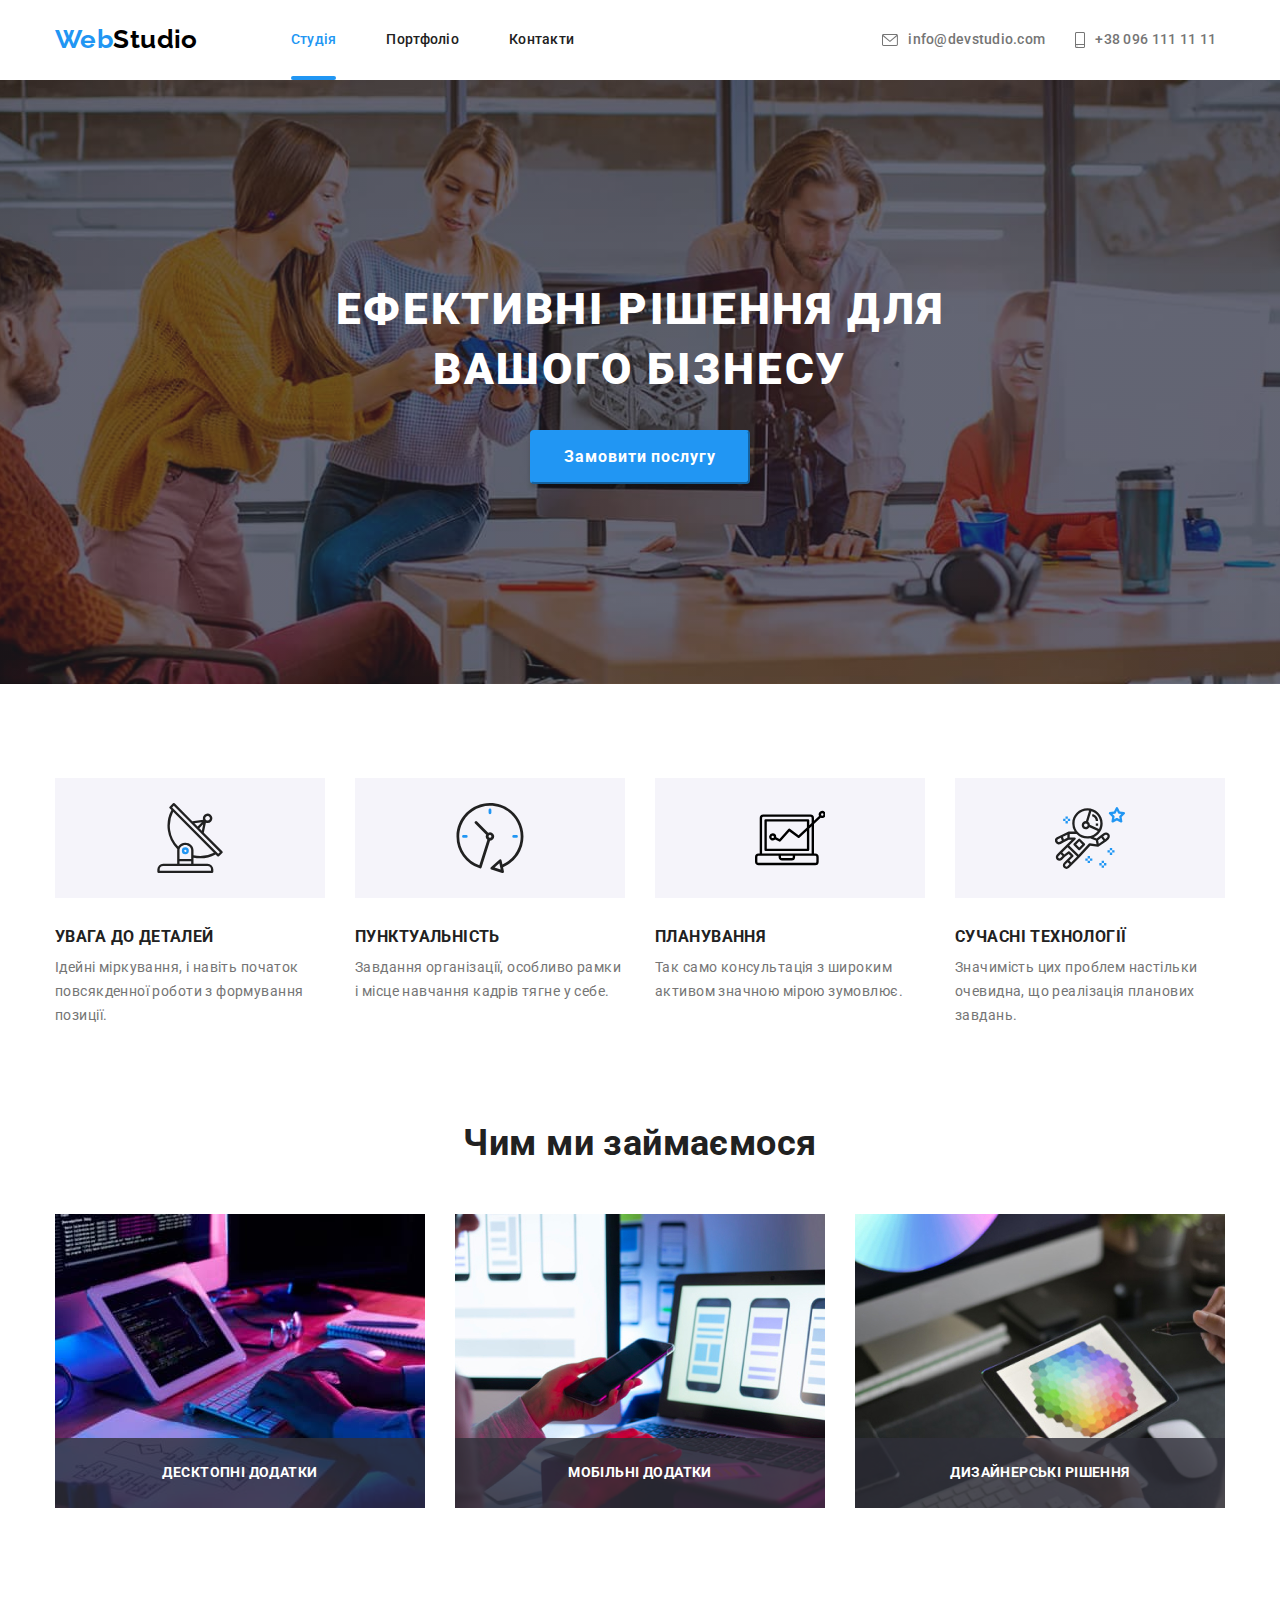
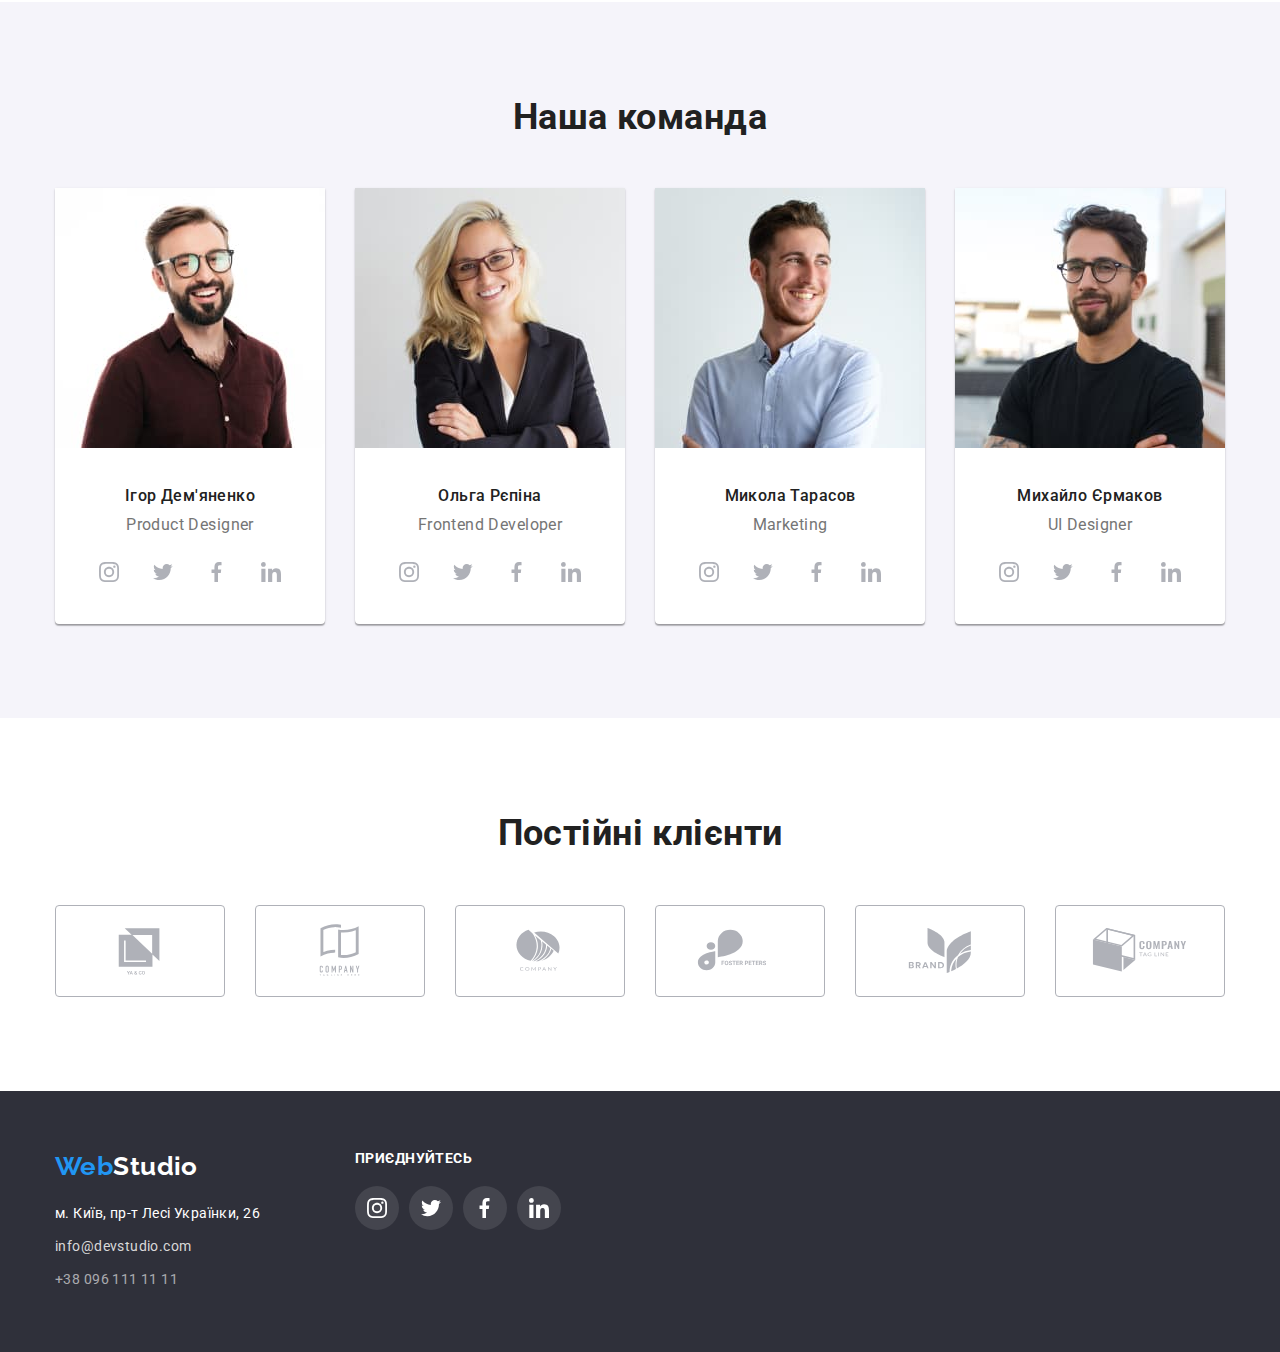
<file: index.html>
<!DOCTYPE html>
<html lang="uk">
  <head>
    <meta charset="UTF-8" />
    <meta http-equiv="X-UA-Compatible" content="IE=edge" />
    <meta name="viewport" content="width=device-width, initial-scale=1.0" />
    <title>WebStudio</title>
    <link
      rel="stylesheet"
      href="https://cdnjs.cloudflare.com/ajax/libs/modern-normalize/1.1.0/modern-normalize.min.css"
    />
    <link rel="stylesheet" href="./css/styles.css" />
    <link rel="preconnect" href="https://fonts.googleapis.com" />
    <link rel="preconnect" href="https://fonts.gstatic.com" crossorigin />
    <link
      href="https://fonts.googleapis.com/css2?family=Raleway:wght@700&family=Roboto:wght@400;500;700;900&display=swap"
      rel="stylesheet"
    />
  </head>
  <body>
    <header>
      <div class="container header">
        <a href="./index.html" class="logo link">
          <span class="accent">Web</span>Studio</a
        >
        <nav>
          <ul class="site-nav list">
            <li class="site--nav-item">
              <a href="./index.html" class="link current">Студія</a>
            </li>
            <li class="site--nav-item">
              <a href="./portfolio.html" class="link">Портфоліо</a>
            </li>
            <li class="site--nav-item">
              <a href="#" class="link">Контакти</a>
            </li>
          </ul>
        </nav>
        <ul class="contact-list list">
          <li class="contact-list-item">
            <a href="mailto:info@devstudio.com" class="link contact-link">
              <svg class="contact-icon" width="16" height="12">
                <use href="./images/symbol-defs.svg#icon-envelope"></use>
              </svg>
              info@devstudio.com</a
            >
          </li>
          <li class="contact-list-item">
            <a href="tel:+380961111111" class="link contact-link">
              <svg class="contact-icon" width="10" height="16">
                <use href="./images/symbol-defs.svg#icon-smartphone"></use>
              </svg>
              +38 096 111 11 11</a
            >
          </li>
        </ul>
      </div>
    </header>
    <main>
      <section class="section hero">
        <div class="container hero-container">
          <h1 class="hero-title">Ефективні рішення для вашого бізнесу</h1>
          <button data-modal-open type="button" class="button">Замовити послугу</button>
        </div>
      </section>
      <section class="section">
        <div class="container">
          <h2 class="visually-hidden">Особливості</h2>
          <ul class="advances-list list">
            <li class="list-item">
              <div class="advances-icon">
                <svg width="70" height="70">
                  <use href="./images/symbol-defs.svg#icon-antenna"></use>
                </svg>
              </div>
              <h3 class="caption">УВАГА ДО ДЕТАЛЕЙ</h3>
              <p>
                Ідейні міркування, і навіть початок повсякденної роботи з
                формування позиції.
              </p>
            </li>
            <li class="list-item">
              <div class="advances-icon">
                <svg width="70" height="70">
                  <use href="./images/symbol-defs.svg#icon-clock"></use>
                </svg>
              </div>
              <h3 class="caption">ПУНКТУАЛЬНІСТЬ</h3>
              <p>
                Завдання організації, особливо рамки і місце навчання кадрів
                тягне у себе.
              </p>
            </li>
            <li class="list-item">
              <div class="advances-icon">
                <svg width="70" height="70">
                  <use href="./images/symbol-defs.svg#icon-monitor"></use>
                </svg>
              </div>
              <h3 class="caption">ПЛАНУВАННЯ</h3>
              <p>
                Так само консультація з широким активом значною мірою зумовлює.
              </p>
            </li>
            <li class="list-item">
              <div class="advances-icon">
                <svg width="70" height="70">
                  <use href="./images/symbol-defs.svg#icon-astronaut"></use>
                </svg>
              </div>
              <h3 class="caption">СУЧАСНІ ТЕХНОЛОГІЇ</h3>
              <p>
                Значимість цих проблем настільки очевидна, що реалізація
                планових завдань.
              </p>
            </li>
          </ul>
        </div>
      </section>
      <section class="section work">
        <div class="container">
          <h2 class="work-title">Чим ми займаємося</h2>
          <ul class="list work-list">
            <li class="work-list-item">
              <div class="name-photo-thumb">
                <img class="img"
                  src="./images/box1.jpg"
                  alt="процес програмування"
                  width="370"
                  height="294"
                />
                <div class="name-photo"><h3 class="name-photo-text">ДЕСКТОПНІ ДОДАТКИ</h3></div>
              </div>
            </li>
            <li class="work-list-item">
              <div class="name-photo-thumb">
                <img class="img"
                  src="./images/box2.jpg"
                  alt="процес програмування"
                  width="370"
                  height="294"
                />
                <div class="name-photo"><h3 class="name-photo-text">МОБІЛЬНІ ДОДАТКИ</h3></div>
              </div>
            </li>
            <li class="work-list-item">
              <div class="name-photo-thumb">
                <img class="img"
                  src="./images/box3.jpg"
                  alt="процес програмування"
                  width="370"
                  height="294"
                />
                <div class="name-photo"><h3 class="name-photo-text">ДИЗАЙНЕРСЬКІ РІШЕННЯ</h3></div>
              </div>
            </li>
          </ul>
        </div>
      </section>
      <section class="section team">
        <div class="container">
          <h2 class="team-title">Наша команда</h2>
          <ul class="list team-list">
            <li class="team-list-item">
              <img
                class="team-photo"
                src="./images/img1.jpg"
                alt="Фото співробітника"
                width="270"
              />
              <h3 class="employee">Ігор Дем'яненко</h3>
              <p class="post">Product Designer</p>
              <ul class="list employee-icons">
                <li class="employee-link-item">
                  <a class="employee-link" href="">
                    <svg class="employee-social-icon" width="20" height="20">
                      <use
                        href="./images/symbol-defs.svg#icon-instagram"
                      ></use></svg>
                  </a>
                </li>
                <li class="employee-link-item">
                  <a class="employee-link" href="">
                    <svg class="employee-social-icon" width="20" height="20">
                      <use
                        href="./images/symbol-defs.svg#icon-twitter"
                      ></use></svg>
                  </a>
                </li>
                <li class="employee-link-item">
                  <a class="employee-link" href="">
                    <svg class="employee-social-icon" width="20" height="20">
                      <use
                        href="./images/symbol-defs.svg#icon-facebook"
                      ></use></svg>
                  </a>
                </li>
                <li class="employee-link-item">
                  <a class="employee-link" href="">
                    <svg class="employee-social-icon" width="20" height="20">
                      <use
                        href="./images/symbol-defs.svg#icon-linkedin"
                      ></use></svg>
                  </a>
                </li>
              </ul>
            </li>
            <li class="team-list-item">
              <img
                class="team-photo"
                src="./images/img2.jpg"
                alt="Фото співробітника"
                width="270"
              />
              <h3 class="employee">Ольга Рєпіна</h3>
              <p class="post">Frontend Developer</p>
              <ul class="list employee-icons">
                <li class="employee-link-item">
                  <a class="employee-link" href="">
                    <svg class="employee-social-icon" width="20" height="20">
                      <use
                        href="./images/symbol-defs.svg#icon-instagram"
                      ></use></svg>
                  </a>
                </li>
                <li class="employee-link-item">
                  <a class="employee-link" href="">
                    <svg class="employee-social-icon" width="20" height="20">
                      <use
                        href="./images/symbol-defs.svg#icon-twitter"
                      ></use></svg>
                  </a>
                </li>
                <li class="employee-link-item">
                  <a class="employee-link" href="">
                    <svg class="employee-social-icon" width="20" height="20">
                      <use
                        href="./images/symbol-defs.svg#icon-facebook"
                      ></use></svg>
                  </a>
                </li>
                <li class="employee-link-item">
                  <a class="employee-link" href="">
                    <svg class="employee-social-icon" width="20" height="20">
                      <use
                        href="./images/symbol-defs.svg#icon-linkedin"
                      ></use></svg>
                  </a>
                </li>
              </ul>
            </li>
            <li class="team-list-item">
              <img
                class="team-photo"
                src="./images/img3.jpg"
                alt="Фото співробітника"
                width="270"
              />
              <h3 class="employee">Микола Тарасов</h3>
              <p class="post">Marketing</p>
              <ul class="list employee-icons">
                <li class="employee-link-item">
                  <a class="employee-link" href="">
                    <svg class="employee-social-icon" width="20" height="20">
                      <use
                        href="./images/symbol-defs.svg#icon-instagram"
                      ></use></svg>
                  </a>
                </li>
                <li class="employee-link-item">
                  <a class="employee-link" href="">
                    <svg class="employee-social-icon" width="20" height="20">
                      <use
                        href="./images/symbol-defs.svg#icon-twitter"
                      ></use></svg>
                  </a>
                </li>
                <li class="employee-link-item">
                  <a class="employee-link" href="">
                    <svg class="employee-social-icon" width="20" height="20">
                      <use
                        href="./images/symbol-defs.svg#icon-facebook"
                      ></use></svg>
                  </a>
                </li>
                <li class="employee-link-item">
                  <a class="employee-link" href="">
                    <svg class="employee-social-icon" width="20" height="20">
                      <use
                        href="./images/symbol-defs.svg#icon-linkedin"
                      ></use></svg>
                  </a>
                </li>
              </ul>
            </li>
            <li class="team-list-item">
              <img
                class="team-photo"
                src="./images/img4.jpg"
                alt="Фото співробітника"
                width="270"
              />
              <h3 class="employee">Михайло Єрмаков</h3>
              <p class="post">UI Designer</p>
              <ul class="list employee-icons">
                <li class="employee-link-item">
                  <a class="employee-link" href="">
                    <svg class="employee-social-icon" width="20" height="20">
                      <use
                        href="./images/symbol-defs.svg#icon-instagram"
                      ></use></svg>
                  </a>
                </li>
                <li class="employee-link-item">
                  <a class="employee-link" href="">
                    <svg class="employee-social-icon" width="20" height="20">
                      <use
                        href="./images/symbol-defs.svg#icon-twitter"
                      ></use></svg>
                  </a>
                </li>
                <li class="employee-link-item">
                  <a class="employee-link" href="">
                    <svg class="employee-social-icon" width="20" height="20">
                      <use
                        href="./images/symbol-defs.svg#icon-facebook"
                      ></use></svg>
                  </a>
                </li>
                <li class="employee-link-item">
                  <a class="employee-link" href="">
                    <svg class="employee-social-icon" width="20" height="20">
                      <use
                        href="./images/symbol-defs.svg#icon-linkedin"
                      ></use></svg>
                  </a>
                </li>
              </ul>
            </li>
          </ul>
        </div>
      </section>
      <section class="section">
        <div class="container">
          <h2 class="clients-title">Постійні клієнти</h2>
          <ul class="list clients-list">
            <li>
              <a class="clients-links" href="">
                <svg class="clients-icon" width="106" height="60">
                  <use href="./images/symbol-defs.svg#icon-client1"></use>
                </svg>
              </a>
            </li>
            <li>
              <a class="clients-links" href="">
                <svg class="clients-icon" width="106" height="60">
                  <use href="./images/symbol-defs.svg#icon-client2"></use>
                </svg>
              </a>
            </li>
            <li>
              <a class="clients-links" href="">
                <svg class="clients-icon" width="106" height="60">
                  <use href="./images/symbol-defs.svg#icon-client3"></use>
                </svg>
              </a>
            </li>
            <li>
              <a class="clients-links" href="">
                <svg class="clients-icon" width="106" height="60">
                  <use href="./images/symbol-defs.svg#icon-client4"></use>
                </svg>
              </a>
            </li>
            <li>
              <a class="clients-links" href="">
                <svg class="clients-icon" width="106" height="60">
                  <use href="./images/symbol-defs.svg#icon-client5"></use>
                </svg>
              </a>
            </li>
            <li>
              <a class="clients-links" href="">
                <svg class="clients-icon" width="106" height="60">
                  <use href="./images/symbol-defs.svg#icon-client6"></use>
                </svg>
              </a>
            </li>
          </ul>
        </div>
      </section>
    </main>
    <footer class="footer">
      <div class="container footer-container">
        <div class="address-block">
          <a href="./index.html" class="link logo-second"
            ><span class="accent">Web</span>Studio</a
          >
          <address>
            <ul class="address-list list">
              <li>
                <a
                  href="https://goo.gl/maps/CPtrU1FHBa2aNyZL9"
                  target="_blank"
                  rel="noopener noreferrer"
                  class="address link"
                  >м. Київ, пр-т Лесі Українки, 26</a
                >
              </li>
              <li>
                <a href="mailto:info@devstudio.com" class="mail link"
                  >info@devstudio.com</a
                >
              </li>
              <li>
                <a href="tel:+380961111111" class="tel link"
                  >+38 096 111 11 11</a>
              </li>
            </ul>
          </address>
        </div>
        <div class="join">
          <span class="join-us">ПРИЄДНУЙТЕСЬ</span>
          <ul class="list join-list">
            <li>
              <a class="join-link" href="">
                <svg width="20" height="20">
                  <use
                    href="./images/symbol-defs.svg#icon-instagram2"
                  ></use></svg>
              </a>
            </li>
            <li>
              <a class="join-link" href="">
                <svg width="20" height="20">
                  <use href="./images/symbol-defs.svg#icon-twitter2"></use></svg>
              </a>
            </li>
            <li>
              <a class="join-link" href="">
                <svg width="20" height="20">
                  <use
                    href="./images/symbol-defs.svg#icon-facebook2"
                  ></use></svg>
              </a>
            </li>
            <li>
              <a class="join-link" href="">
                <svg width="20" height="20">
                  <use
                    href="./images/symbol-defs.svg#icon-linkedin2"
                  ></use></svg>
              </a>
            </li>
          </ul>
        </div>
      </div>
    </footer>

    <div data-modal  class="backdrop is-hidden">
      <div class="modal">
        <button class="close-button" data-modal-close>
          <svg class="cross" width="11" height="11">
            <use href="./images/symbol-defs.svg#icon-cross"></use>
          </svg>
        </button>
        
      </div>
    </div>
    <script src="./js/modal.js"></script>
  </body>
</html>
</file>
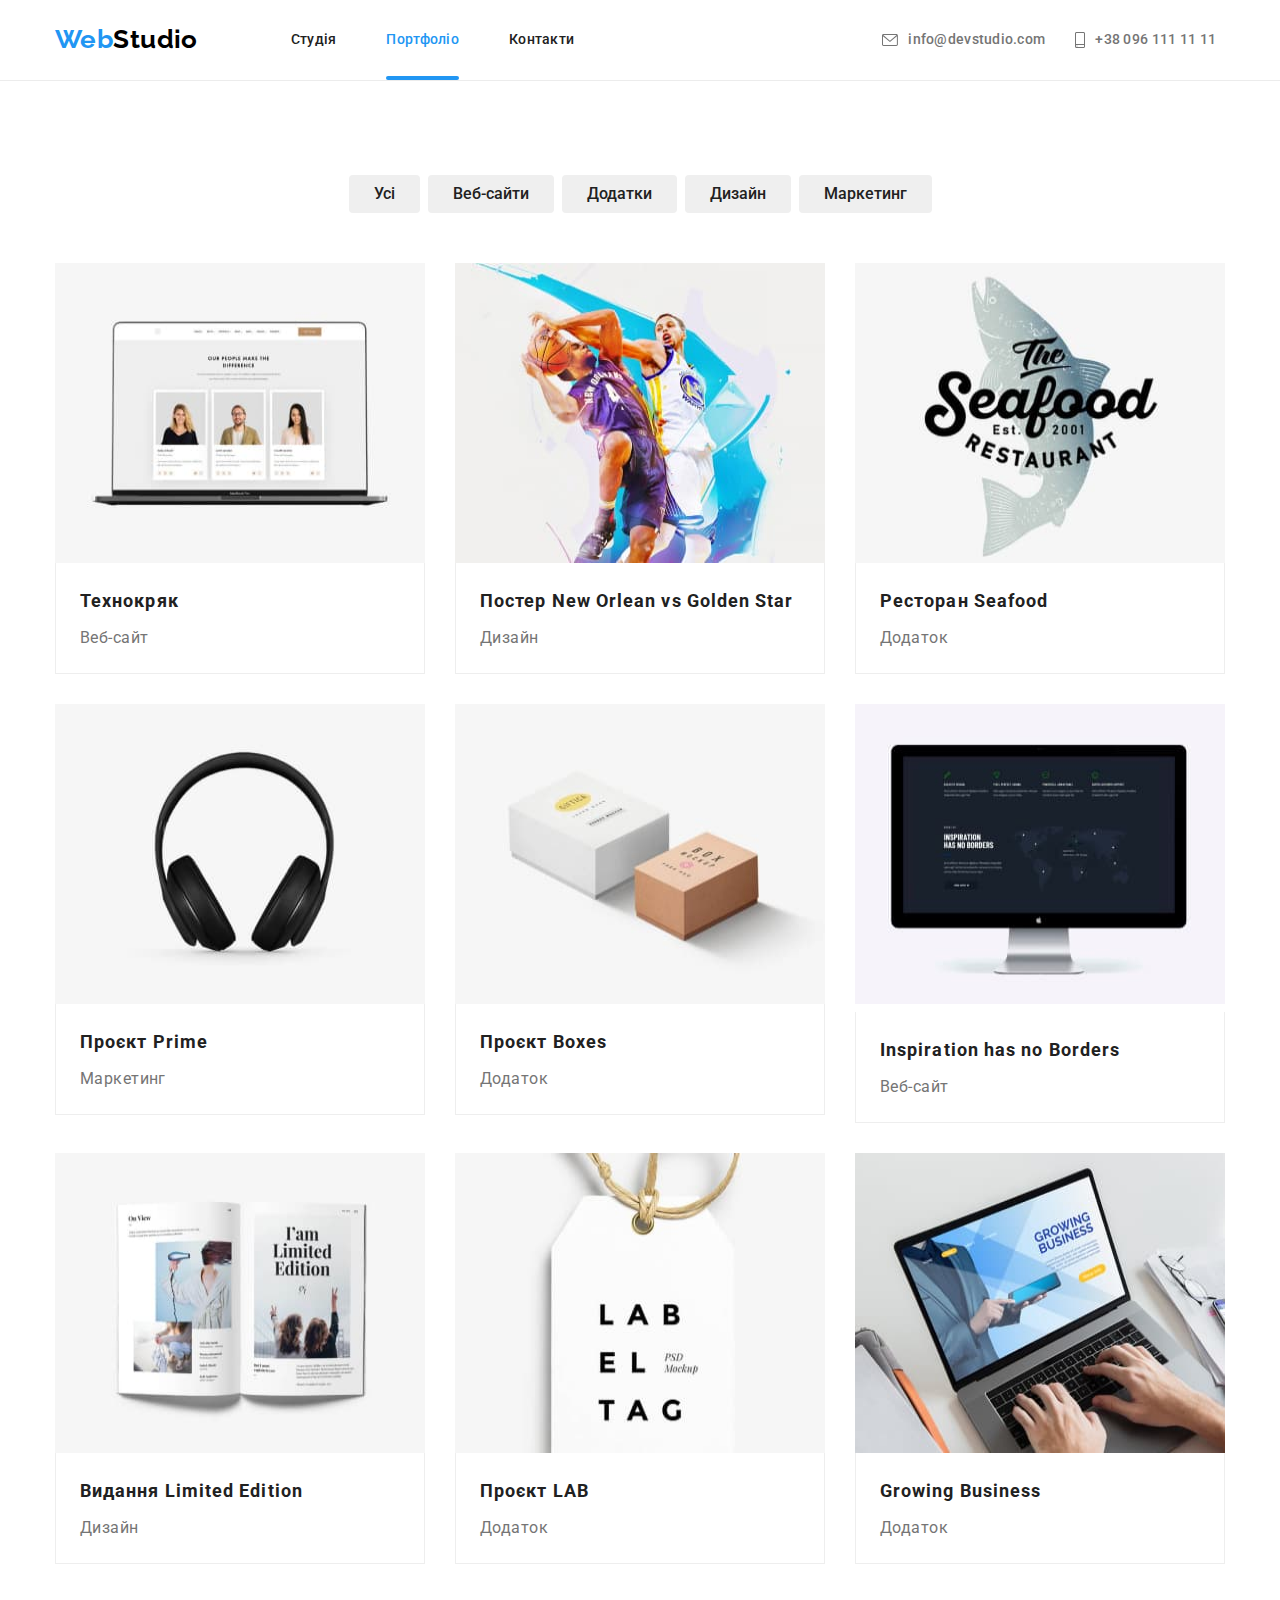
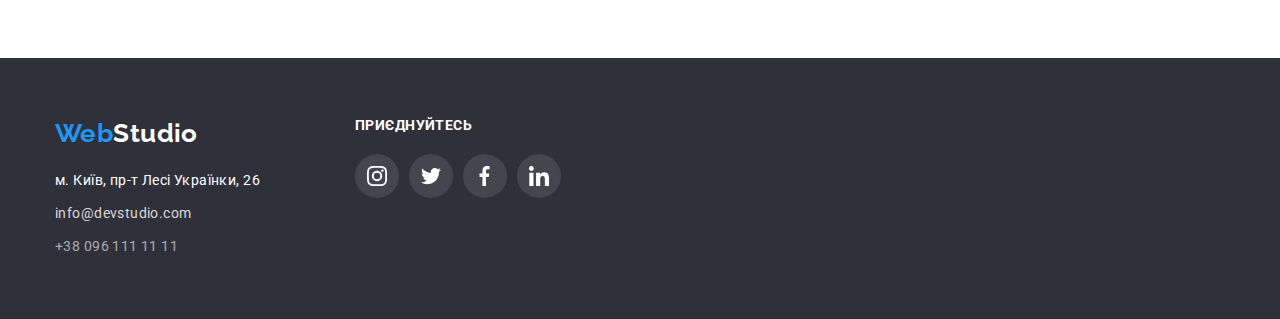
<file: portfolio.html>
<!DOCTYPE html>
<html lang="uk">
  <head>
    <meta charset="UTF-8" />
    <meta http-equiv="X-UA-Compatible" content="IE=edge" />
    <meta name="viewport" content="width=device-width, initial-scale=1.0" />
    <title>Портфоліо</title>
    <link
      rel="stylesheet"
      href="https://cdnjs.cloudflare.com/ajax/libs/modern-normalize/1.1.0/modern-normalize.min.css"
    />
    <link rel="stylesheet" href="./css/styles.css" />
    <link rel="preconnect" href="https://fonts.googleapis.com" />
    <link rel="preconnect" href="https://fonts.gstatic.com" crossorigin />
    <link
      href="https://fonts.googleapis.com/css2?family=Raleway:wght@700&family=Roboto:wght@400;500;700;900&display=swap"
      rel="stylesheet"
    />
  </head>
  <body>
    <header class="main-header">
      <div class="container header">
        <a href="./index.html" class="logo link">
          <span class="accent">Web</span>Studio</a
        >
        <nav>
          <ul class="site-nav list">
            <li class="site--nav-item">
              <a href="./index.html" class="link">Студія</a>
            </li>
            <li class="site--nav-item">
              <a href="./portfolio.html" class="link current">Портфоліо</a>
            </li>
            <li class="site--nav-item">
              <a href="#" class="link">Контакти</a>
            </li>
          </ul>
        </nav>
        <ul class="contact-list list">
          <li class="contact-list-item">
            <a href="mailto:info@devstudio.com" class="link contact-link">
              <svg  class="contact-icon"  width="16" height="12" >
                <use href="./images/symbol-defs.svg#icon-envelope"></use>
               </svg>
               info@devstudio.com</a
            >
          </li>
          <li class="contact-list-item">
            <a href="tel:+380961111111" class="link contact-link">
              <svg class="contact-icon" width="10" height="16">
                <use href="./images/symbol-defs.svg#icon-smartphone"></use>
               </svg>
               +38 096 111 11 11</a>
          </li>
        </ul>
      </div>
    </header>

    <!------- main content ---------->

    <main>
      <section class="section">
        <div class="container">
          <h1 class="visually-hidden">Портфоліо</h1>
          <ul class="list filter">
            <li class="filter-item">
              <button class="filter-button" type="button">Усі</button>
            </li>
            <li class="filter-item">
              <button class="filter-button" type="button">Веб-сайти</button>
            </li>
            <li class="filter-item">
              <button class="filter-button" type="button">Додатки</button>
            </li>
            <li class="filter-item">
              <button class="filter-button" type="button">Дизайн</button>
            </li>
            <li class="filter-item">
              <button class="filter-button" type="button">Маркетинг</button>
            </li>
          </ul>
          <ul class="list portfolio">
            <li class="portfolio-item">
              <a href="#" class="link">
                  <div class="overlay">
                    <img
                      class="portfolio-photo"
                      src=".//images/img.jpg"
                      alt="Технокряк"
                      width="370"
                      height="300"/>

                      <p class="overlay-text">Ресурс пропонує комплексні пропозиції з різним рівнем функціоналу та сервісів. Все це дозволить відвідувачу отримати вичерпні відомості про компанію чи приватну особу.</p>
                  </div>
                <div class="border">
                  <h2 class="name">Технокряк</h2>
                  <p class="form">Веб-сайт</p>
                </div></a>
            </li>
            <li class="portfolio-item">
              <a href="#" class="link">
                <div class="overlay">
                  <img
                    class="portfolio-photo"
                    src="./images/img(1).jpg"
                    alt="Постер з баскетболістами"
                    width="370"
                    height="300"/>
                    <p class="overlay-text">Lorem ipsum dolor sit amet consectetur adipisicing elit. Id alias, officiis eaque accusantium autem vitae optio, expedita laborum quaerat odit tempora dolores rerum nemo dolorum eos inventore aut. Animi, similique!</p>
                </div>

                <div class="border">
                  <h2 class="name">Постер New Orlean vs Golden Star</h2>
                  <p class="form">Дизайн</p>
                </div></a
              >
            </li>
            <li class="portfolio-item">
              <a href="#" class="link">
                <div class="overlay">
                  <img
                    class="portfolio-photo"
                    src="./images/img(2).jpg"
                    alt="Логотип з рибою"
                    width="370"
                    height="300"/>
                    <p class="overlay-text">Lorem ipsum dolor sit amet consectetur adipisicing elit. Id alias, officiis eaque accusantium autem vitae optio, expedita laborum quaerat odit tempora dolores rerum nemo dolorum eos inventore aut. Animi, similique!</p>

                </div>
                <div class="border">
                  <h2 class="name">Ресторан Seafood</h2>
                  <p class="form">Додаток</p>
                </div></a>
            </li>
            <li class="portfolio-item">
              <a href="#" class="link">
                <div class="overlay">
                  <img
                    class="portfolio-photo"
                    src="./images/img(3).jpg"
                    alt="Навушники"
                    width="370"
                    height="300"/>
                    <p class="overlay-text">Lorem ipsum dolor sit amet consectetur adipisicing elit. Id alias, officiis eaque accusantium autem vitae optio, expedita laborum quaerat odit tempora dolores rerum nemo dolorum eos inventore aut. Animi, similique!</p>
                </div>

                <div class="border">
                  <h2 class="name">Проєкт Prime</h2>
                  <p class="form">Маркетинг</p>
                </div></a>
            </li>
            <li class="portfolio-item">
              <a href="#" class="link">
                <div class="overlay">
                  <img
                    class="portfolio-photo"
                    src="./images/img(4).jpg"
                    alt="Дві коробки"
                    width="370"
                    height="300"/>
                    <p class="overlay-text">Lorem ipsum dolor sit amet consectetur adipisicing elit. Id alias, officiis eaque accusantium autem vitae optio, expedita laborum quaerat odit tempora dolores rerum nemo dolorum eos inventore aut. Animi, similique!</p>
                </div>
                <div class="border">
                  <h2 class="name">Проєкт Boxes</h2>
                  <p class="form">Додаток</p>
                </div></a>
            </li>
            <li class="portfolio-item">
              <a href="#" class="link">
                <div class="overlay">
                  <img
                    class="portfoliio-photo"
                    src="./images/img(5).jpg"
                    alt="Монітор"
                    width="370"
                    height="300"/>
                    <p class="overlay-text">Lorem ipsum dolor sit amet consectetur adipisicing elit. Id alias, officiis eaque accusantium autem vitae optio, expedita laborum quaerat odit tempora dolores rerum nemo dolorum eos inventore aut. Animi, similique!</p>
                </div>
                <div class="border">
                  <h2 class="name">Inspiration has no Borders</h2>
                  <p class="form">Веб-сайт</p>
                </div></a
              >
            </li>
            <li class="portfolio-item">
              <a href="#" class="link">
                <div class="overlay">
                  <img
                    class="portfolio-photo"
                    src="./images/img(6).jpg"
                    alt="Журнал"
                    width="370"
                    height="300"/>
                    <p class="overlay-text">Lorem ipsum dolor sit amet consectetur adipisicing elit. Id alias, officiis eaque accusantium autem vitae optio, expedita laborum quaerat odit tempora dolores rerum nemo dolorum eos inventore aut. Animi, similique!</p>
                </div>
                <div class="border">
                  <h2 class="name">Видання Limited Edition</h2>
                  <p class="form">Дизайн</p>
                </div></a
              >
            </li>
            <li class="portfolio-item">
              <a href="#" class="link">
                <div class="overlay">
                  <img
                    class="portfolio-photo"
                    src="./images/img(7).jpg"
                    alt="Лейбл"
                    width="370"
                    height="300"
                  />
                  <p class="overlay-text">Lorem ipsum dolor sit amet consectetur adipisicing elit. Id alias, officiis eaque accusantium autem vitae optio, expedita laborum quaerat odit tempora dolores rerum nemo dolorum eos inventore aut. Animi, similique!</p>
                </div>
                <div class="border">
                  <h2 class="name">Проєкт LAB</h2>
                  <p class="form">Додаток</p>
                </div></a
              >
            </li>
            <li class="portfolio-item">
              <a href="#" class="link">
                <div class="overlay">
                  <img
                    class="portfolio-photo"
                    src="./images/img(8).jpg"
                    alt="Ноутбук"
                    width="370"
                    height="300"
                  />
                  <p class="overlay-text">Lorem ipsum dolor sit amet consectetur adipisicing elit. Id alias, officiis eaque accusantium autem vitae optio, expedita laborum quaerat odit tempora dolores rerum nemo dolorum eos inventore aut. Animi, similique!</p>
                </div>
                <div class="border">
                  <h2 class="name">Growing Business</h2>
                  <p class="form">Додаток</p>
                </div></a
              >
            </li>
          </ul>
        </div>
      </section>
    </main>
    <!-- footer -->
    <footer class="footer">
      <div class="container footer-container">
       <div class="address-block">
          <a href="./index.html" class="link logo-second"
            ><span class="accent">Web</span>Studio</a
          >
          <address>
            <ul class="address-list list">
              <li>
                <a
                  href="https://goo.gl/maps/CPtrU1FHBa2aNyZL9"
                  target="_blank"
                  rel="noopener noreferrer"
                  class="address link"
                  >м. Київ, пр-т Лесі Українки, 26</a
                >
              </li>
              <li>
                <a href="mailto:info@devstudio.com" class="mail link"
                  >info@devstudio.com</a
                >
              </li>
              <li>
                <a href="tel:+380961111111" class="tel link">+38 096 111 11 11</a>
              </li>
            </ul>
          </address>
       </div>
       <div class="join">
        <span class="join-us">ПРИЄДНУЙТЕСЬ</span>
        <ul class="list join-list">
          <li> <a class="join-link" href=""> <svg width="20" height="20">
            <use href="./images/symbol-defs.svg#icon-instagram2"></use>
          </svg></a></li>
          <li> <a class="join-link" href=""> <svg width="20" height="20">
            <use href="./images/symbol-defs.svg#icon-twitter2"></use>
          </svg></a></li>
          <li> <a class="join-link" href=""> <svg width="20" height="20">
            <use href="./images/symbol-defs.svg#icon-facebook2"></use>
          </svg></a></li>
          <li> <a class="join-link" href=""> <svg width="20" height="20">
            <use href="./images/symbol-defs.svg#icon-linkedin2"></use>
          </svg></a></li>
        </ul>
       </div>
      </div>
    </footer>
  </body>
</html>
</file>
<file: css/styles.css>
:root {
  --primary-text-color: #757575;
  --title-text-color: #212121;
  --accent-color: #2196f3;
  --hover-button-color: #188ce8;
  --primary-white-color: #ffffff;
  --background-color: #f5f5f5;
  --black-for-logo: #000000;
  --mail-color: #d9d9d9;
  --tel-color: rgba(255, 255, 255, 0.6);
  --button-color: #f5f4fa;
  --background-footer-color: #2f303a;
  --border-color: #eeeeee;
  --hero-background: #c4c4c4;
  --backrgound-link-footer: rgba(255, 255, 255, 0.1);
  --icons-color: #afb1b8;
}
/* general */
body {
  background-color: var(--primary-white-color);
  color: var(--primary-text-color);
  font-family: "Roboto", "Verdana", "Tahoma", sans-serif;
  font-style: normal;
  font-size: 14px;
  line-height: 1.71;
  letter-spacing: 0.03em;
}
h1,
h2,
h3,
p {
  margin-top: 0;
  margin-bottom: 0;
}
.list {
  list-style: none;
  margin: 0;
  padding: 0;
}
.link {
  text-decoration: none;
}
.container {
  width: 1200px;
  padding-left: 15px;
  padding-right: 15px;
  margin-left: auto;
  margin-right: auto;
}
.section {
  padding-top: 94px;
  padding-bottom: 94px;
}
/* -----------header------------- */

.container.header {
  display: flex;
  align-items: center;
}
.main-header {
  border-bottom: 1px solid #ececec;
}
.logo {
  display: flex;
  color: var(--black-for-logo);
  font-family: "Raleway", "Roboto", sans-serif;
  font-weight: 700;
  font-size: 26px;
  line-height: 1.2;
  margin-right: 93px;
}
.accent {
  color: var(--accent-color);
}

/* site-nav */
.site-nav {
  display: flex;
}
.site--nav-item {
  position: relative;
}
.site--nav-item:not(:last-child) {
  margin-right: 50px;
}
.site-nav .link {
  display: block;
  color: var(--title-text-color);
  font-weight: 500;
  line-height: 1.14;
  letter-spacing: 0.02em;
  padding-top: 32px;
  padding-bottom: 32px;
  transition-property: color;
  transition-duration: 250ms;
  transition-timing-function: cubic-bezier(0.4, 0, 0.2, 1);
}

.site-nav .link:hover,
.site-nav .link:focus {
  color: var(--accent-color);
}
/* contacts */
.contact-list {
  display: flex;
  margin-left: 308px;

  align-items: center;
}

.contact-list-item:not(:last-child) {
  margin-right: 30px;
}
.contact-link {
  display: flex;
  align-items: center;
  color: var(--primary-text-color);
  font-weight: 500;
  line-height: 1.14;
  letter-spacing: 0.02em;
  padding-top: 32px;
  padding-bottom: 32px;
  transition-property: color;
  transition-duration: 250ms;
  transition-timing-function: cubic-bezier(0.4, 0, 0.2, 1);
}

.contact-link:hover,
.contact-link:focus {
  color: var(--accent-color);
}

.contact-icon {
  margin-right: 10px;
  fill: currentColor;
}

.site-nav .current {
  color: var(--accent-color);
}

.current::after {
  content: "";
  position: absolute;
  width: 100%;
  height: 4px;
  border-radius: 2px;
  background-color: var(--accent-color);
  left: 0;
  bottom: 0;
}

/* footer */
.footer {
  background-color: var(--background-footer-color);
  padding-top: 60px;
  padding-bottom: 60px;
}
.footer-container {
  display: flex;
}
.logo-second {
  display: block;
  color: var(--primary-white-color);
  font-family: "Raleway", "Roboto", sans-serif;
  font-weight: 700;
  font-size: 26px;
  line-height: 1.2;
  margin-bottom: 20px;
}
.accent {
  color: var(--accent-color);
}
.address-list {
  font-style: normal;
}
.address-list .address {
  display: block;
  color: var(--primary-white-color);
  margin-bottom: 9px;
}

.address-list .mail {
  display: block;
  color: var(--mail-color);
  margin-bottom: 9px;
}
.address-list .tel {
  color: var(--tel-color);
}
.address,
.mail,
.tel {
  transition-property: color;
  transition-duration: 250ms;
  transition-timing-function: cubic-bezier(0.4, 0, 0.2, 1);
}
.address:hover,
.address:focus,
.mail:hover,
.mail:focus,
.tel:hover,
.tel:focus {
  color: var(--accent-color);
}

.join {
  margin-left: 95px;
}
.join-us {
  display: block;
  font-weight: 700;
  font-size: 14px;
  line-height: 1.14;
  letter-spacing: 0.03em;
  margin-bottom: 40px;
  color: var(--primary-white-color);
  margin-bottom: 20px;
}
.join-list {
  display: flex;
  gap: 10px;
}

.join-link {
  display: flex;
  align-items: center;
  justify-content: center;
  width: 44px;
  height: 44px;
  background-color: var(--backrgound-link-footer);
  border-radius: 50%;
  transition-property: background-color;
  transition-duration: 250ms;
  transition-timing-function: cubic-bezier(0.4, 0, 0.2, 1);
}

.join-link:hover,
.join-link:focus {
  background-color: var(--accent-color);
}
/* main page */

/* hero */
.section.hero {
  max-width: 1600px;
  padding-top: 200px;
  padding-bottom: 200px;
  background-image: linear-gradient(
      rgba(47, 48, 58, 0.4),
      rgba(47, 48, 58, 0.4)
    ),
    url(../images/herobackgroun.jpg);
  background-repeat: no-repeat;
  background-position: 50% 50%;
  background-color: var(--hero-background);
  margin-left: auto;
  margin-right: auto;
  background-size: cover;
}

.hero {
  text-align: center;
}

.hero-title {
  margin-bottom: 30px;
  width: 696px;
  margin-left: auto;
  margin-right: auto;
  color: var(--primary-white-color);
  font-weight: 900;
  font-size: 44px;
  line-height: 1.36;
  text-align: center;
  letter-spacing: 0.06em;
  text-transform: uppercase;
}
.button {
  padding: 10px 32px;
  color: var(--primary-white-color);
  background-color: var(--accent-color);
  box-shadow: 0px 4px 4px rgba(0, 0, 0, 0.15);
  border-radius: 4px;
  border-color: var(--accent-color);
  font-weight: 700;
  font-size: 16px;
  line-height: 1.88;
  text-align: center;
  letter-spacing: 0.06em;
  cursor: pointer;
  transition-property: background-color;
  transition-duration: 250ms;
  transition-timing-function: cubic-bezier(0.4, 0, 0.2, 1);
}
.button:hover,
.button:focus {
  background-color: var(--hover-button-color);
}

/* advances */
.advances-list.list {
  display: flex;
}
.advances-list .list-item:not(:last-child) {
  margin-right: 30px;
}
.visually-hidden {
  position: absolute;
  white-space: nowrap;
  width: 1px;
  height: 1px;
  overflow: hidden;
  border: 0;
  padding: 0;
  clip: rect(0 0 0 0);
  clip-path: inset(50%);
  margin: -1px;
}

.advances-icon {
  display: flex;
  background-color: var(--button-color);
  width: 270px;
  height: 120px;
  align-items: center;
  justify-content: center;
  margin-bottom: 30px;
}
.caption {
  color: var(--title-text-color);
  font-weight: 700;
  line-height: 1.14;
  margin-bottom: 10px;
}

/* our work */
.section.work {
  padding-top: 0px;
}
.work-list {
  display: flex;
}
.work-list-item:not(:last-child) {
  margin-right: 30px;
}
/* .work-list-item {
  list-style: none;
} */
.work-title,
.team-title,
.clients-title {
  color: var(--title-text-color);
  font-weight: 700;
  font-size: 36px;
  line-height: 1.17;
  text-align: center;
  margin-bottom: 50px;
}
.img {
  display: block;
}
.name-photo-thumb {
  position: relative;
  display: block;
}

.name-photo {
  position: absolute;
  left: 0;
  bottom: 0;
  display: flex;
  justify-content: center;
  align-items: center;
  width: 370px;
  height: 70px;
  background-color: rgba(47, 48, 58, 0.8);
}
.name-photo-text {
  font-weight: 700;
  font-size: 14px;
  line-height: 1.14;
  text-align: center;
  letter-spacing: 0.03em;
  color: rgba(255, 255, 255, 1);
}

/* team */
.team {
  background-color: var(--button-color);
}
.team-list {
  display: flex;
}
.team-list-item {
  background-color: var(--primary-white-color);
  box-shadow: 0px 1px 3px rgba(0, 0, 0, 0.12), 0px 1px 1px rgba(0, 0, 0, 0.14),
    0px 2px 1px rgba(0, 0, 0, 0.2);
  border-radius: 0px 0px 4px 4px;
}
.team-list-item:not(:last-child) {
  margin-right: 30px;
}
.team-photo {
  margin-bottom: 30px;
}
.employee {
  color: var(--title-text-color);
  font-weight: 500;
  font-size: 16px;
  line-height: 1.19;
  text-align: center;
  margin-bottom: 10px;
}
.post {
  margin-bottom: 16px;
  font-size: 16px;
  line-height: 1.19;
  text-align: center;
}

.employee-link {
  display: flex;
  align-items: center;
  justify-content: center;
  width: 44px;
  height: 44px;
  /* background-color: teal; */
  color: var(--icons-color);
  border-radius: 50%;
  margin-bottom: 30px;
  transition: background-color 250ms cubic-bezier(0.4, 0, 0.2, 1),
    color 250ms cubic-bezier(0.4, 0, 0.2, 1);
}
.employee-link:hover {
  background-color: var(--accent-color);
  color: var(--primary-white-color);
}

.employee-icons {
  display: flex;
  align-items: center;
  justify-content: center;
  gap: 10px;
}
.employee-social-icon {
  fill: currentColor;
}

/* ------------------CLIENTS------- */
.clients-title {
  margin-bottom: 50px;
}

.clients-list {
  display: flex;
  gap: 30px;
}
.clients-links {
  display: flex;
  justify-content: center;
  align-items: center;
  min-height: 92px;
  width: 170px;
  color: var(--icons-color);
  border-radius: 4px;
  border: 1px solid var(--icons-color);
  transition: border 250ms cubic-bezier(0.4, 0, 0.2, 1),
    color 250ms cubic-bezier(0.4, 0, 0.2, 1);
}

.clients-links:hover,
.clients-links:focus {
  color: var(--accent-color);
  border: 1px solid var(--accent-color);
}
.clients-icon {
  fill: currentColor;
}

/*--------------------------portfolio page------------------- */

.filter {
  display: flex;
  justify-content: center;
  margin-bottom: 50px;
}
.filter-button {
  padding: 6px 25px 6px 25px;
}
.filter-item:not(:last-child) {
  margin-right: 8px;
}
.filter-button {
  color: var(--title-text-color);
  font-family: "Roboto", sans-serif;
  font-style: normal;
  font-weight: 500;
  font-size: 16px;
  line-height: 1.62;
  border: none;
  cursor: pointer;
  border-radius: 4px;
  transition: background-color 250ms cubic-bezier(0.4, 0, 0.2, 1),
    color 250ms cubic-bezier(0.4, 0, 0.2, 1),
    box-shadow 250ms cubic-bezier(0.4, 0, 0.2, 1),
    border-radius 250ms cubic-bezier(0.4, 0, 0.2, 1);
}

.filter-button:hover,
.filter-button:focus {
  background-color: var(--accent-color);
  color: var(--primary-white-color);
  box-shadow: 0px 3px 1px rgba(0, 0, 0, 0.1), 0px 1px 2px rgba(0, 0, 0, 0.08),
    0px 2px 2px rgba(0, 0, 0, 0.12);
  border-radius: 4px;
}
.portfolio {
  display: flex;
  flex-wrap: wrap;
}
.portfolio-item {
  position: relative;
}
.overlay {
  position: relative;
  overflow: hidden;
}
.overlay-text {
  position: absolute;
  width: 100%;
  height: 100%;
  top: 0;
  left: 0;
  padding: 63px 24px;
  background-color: rgba(33, 150, 243, 0.9);
  transform: translateY(100%);
  transition: transform 250ms cubic-bezier(0.4, 0, 0.2, 1);
  color: var(--primary-white-color);
  font-size: 18px;
  line-height: 1.56;
  letter-spacing: 0.03em;
}
.portfolio-item:hover .overlay-text {
  transform: translateY(0);
}
/* .overlay-text {
  font-weight: 400;
  font-size: 18px;
  line-height: 1.56;
  letter-spacing: 0.03em;
  color: var(--primary-white-color);
 
} */

.portfolio-item {
  margin-right: 30px;
  margin-bottom: 30px;
  transition: box-shadow 250ms cubic-bezier(0.4, 0, 0.2, 1);
}
.portfolio-item:hover,
.portfolio-item:focus {
  box-shadow: 0px 1px 1px rgba(0, 0, 0, 0.12), 0px 4px 4px rgba(0, 0, 0, 0.06),
    1px 4px 6px rgba(0, 0, 0, 0.16);
}
.portfolio-photo {
  display: block;
}
.border {
  padding-top: 20px;
  border-right: 1px solid var(--border-color);
  border-bottom: 1px solid var(--border-color);
  border-left: 1px solid var(--border-color);
}
.portfolio-item:nth-child(3n) {
  margin-right: 0;
}
.portfolio-item:nth-last-child(-n + 3) {
  margin-bottom: 0;
}

.name {
  color: var(--title-text-color);
  font-weight: 700;
  font-size: 18px;
  line-height: 2;
  letter-spacing: 0.06em;
  margin-left: 24px;
  margin-bottom: 4px;
}

.form {
  color: var(--primary-text-color);
  font-size: 16px;
  line-height: 1.88;
  margin-left: 24px;
  margin-bottom: 20px;
}

.backdrop {
  position: fixed;
  top: 0;
  left: 0;
  width: 100%;
  height: 100%;
  background-color: rgba(0, 0, 0, 0.2);
}
.backdrop.is-hidden {
  opacity: 0;
  pointer-events: none;
  visibility: hidden;
}

.modal {
  position: absolute;
  top: 50%;
  left: 50%;
  transform: translate(-50%, -50%) scaleX(1);
  min-width: 528px;
  min-height: 581px;
  background-color: rgba(255, 255, 255, 1);
  transition: transform 250ms cubic-bezier(0.4, 0, 0.2, 1);
}
.backdrop.is-hidden .modal {
  transform: translate(-50%, -50%) scaleX(0.1);
}
.close-button {
  position: absolute;
  top: 8px;
  right: 8px;
  background: var(--primary-white-color);
  border: 1px solid rgba(0, 0, 0, 0.1);
  border-radius: 50%;
  width: 30px;
  height: 30px;
  display: flex;
  align-items: center;
  justify-content: center;
  transition: border 250ms cubic-bezier(0.4, 0, 0.2, 1);
}
.close-button:hover,
.close-button:focus {
  border: 1px solid var(--accent-color);
}
.cross {
  fill: var(--black-for-logo);
}
</file>
